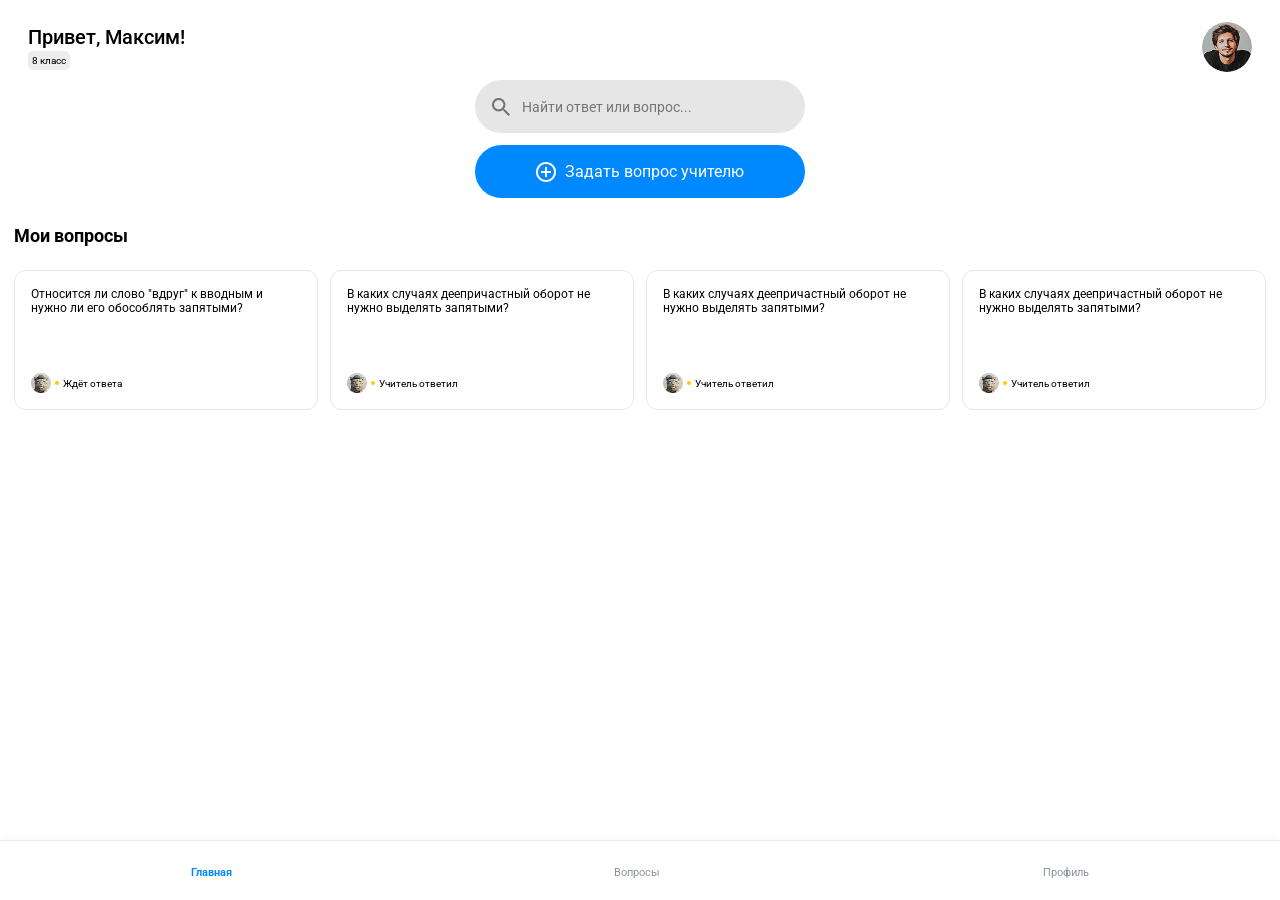
<file: web-ui/home/index.html>
<!DOCTYPE html>
<html lang="ru">
<head>
    <meta charset="UTF-8">
    <meta name="viewport" content="width=device-width, initial-scale=1.0">
    <title>Home</title>
    <link rel="stylesheet" href="./home.css">
    <link rel="stylesheet" href="../navigation.css">
</head>
<body>

    <main class="container">

        <header class="header">

            <div class="block-logo">
                <div class="subBlock-logo">
                    <h1>Привет, Максим!</h1>
                    <p>8 класс</p>
                </div>

                <img src="./Avatar.png" alt="Avatar" class="img">
            </div>

        </header>

        <div class="search">
            <img src="./Vector.png" alt="Vector">
            <input type="text" placeholder="Найти ответ или вопрос..." class="searchInput">
        </div>

        <button class="mainButton">
            <img src="./VectorPlus.png" alt="VectorPlus" class="imgBtn">Задать вопрос учителю
        </button>

        <section class="section">
            <h2>Мои вопросы</h2>
            <div class="mainBlocksQuestions">

                <div class="cards">
                    <p>Относится ли слово "вдруг" к вводным и нужно ли его обособлять запятыми?</p>
                    <div class="bottomCards">
                        <img src="./AvatarCards.png" alt="AvatarCards" class="imgCards">
                        <div class="subButtomCards">
                            <span></span>
                              Ждёт ответа
                        </div>
                    </div>

                </div>

                <div class="cards">
                    
                    <p>В каких случаях деепричастный оборот не нужно выделять запятыми?</p>
                    <div class="bottomCards">
                        <img src="./AvatarCards.png" alt="AvatarCards" class="imgCards">
                        <div class="subButtomCards">
                            <span></span>
                            Учитель ответил
                        </div>
                    </div>

                </div>

                <div class="cards">
                    
                    <p>В каких случаях деепричастный оборот не нужно выделять запятыми?</p>
                    <div class="bottomCards">
                        <img src="./AvatarCards.png" alt="AvatarCards" class="imgCards">
                        <div class="subButtomCards">
                            <span></span>
                            Учитель ответил
                        </div>
                    </div>

                </div>

                <div class="cards">
                    
                    <p>В каких случаях деепричастный оборот не нужно выделять запятыми?</p>
                    <div class="bottomCards">
                        <img src="./AvatarCards.png" alt="AvatarCards" class="imgCards">
                        <div class="subButtomCards">
                            <span></span>
                            Учитель ответил
                        </div>
                    </div>

                </div>

            </div>
        </section>


    </main>

    <footer class="bottom-nav">
        <a href="#" class="nav-item active">
            <span class="nav-icon"></span>
            <span class="nav-label">Главная</span>
        </a>
        <a href="../questions/index.html" class="nav-item">
            <span class="nav-icon"></span>
            <span class="nav-label">Вопросы</span>
        </a>
        <a href="../profile/index.html" class="nav-item">
            <span class="nav-icon"></span>
            <span class="nav-label">Профиль</span>
        </a>
    </footer>

    
</body>
</html>
</file>
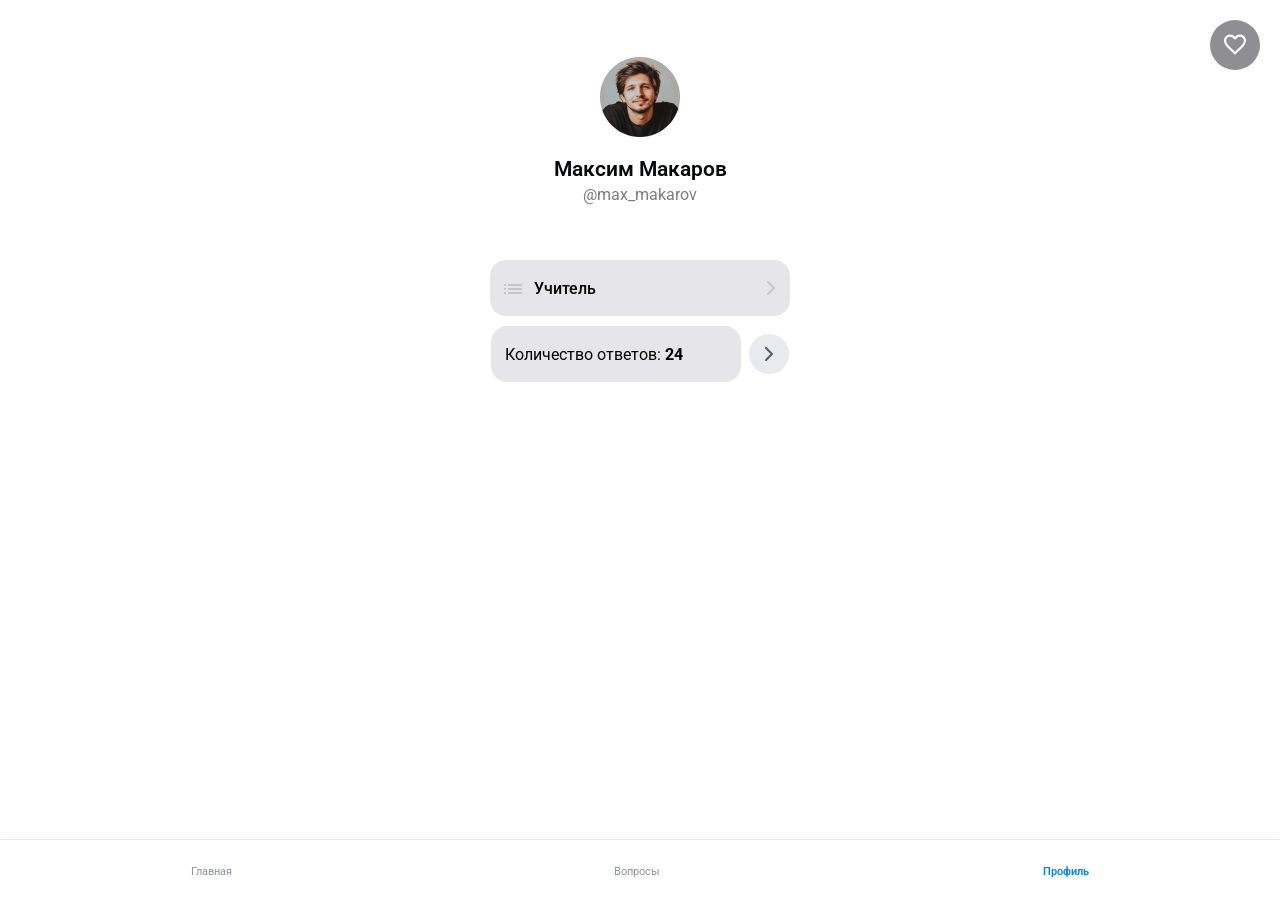
<file: web-ui/profile/index.html>
<!DOCTYPE html>
<html lang="ru">
<head>
    <meta charset="UTF-8">
    <meta name="viewport" content="width=device-width, initial-scale=1.0">
    <link rel="stylesheet" href="style.css">
    <link rel="stylesheet" href="../navigation.css">
    <title>Профиль</title>
</head>
<body>
    <div class="top-info">
        <div class="fav-btn">
            <span class="position">
                <img src="./fav-btn.svg" alt="Избранное">
            </span>
        </div>
        <div class="avatar">
            <img src="./Default.svg" alt="Фото профиля">
        </div>
        <div class="user-info">
            <div class="name">Максим Макаров</div>
            <div class="username">@max_makarov</div>
        </div>
    </div>
    <div class="main-btn">
        <div class="btn">
            <span class="list">
                <img src="./list.svg">
            </span>
            <p class="status-text">Учитель</p>
            <span class="arrow">
                <img src="./arrow.svg">
            </span>
        </div>
        <div class="stat">
            <div class="btn2">
                <p class="answer">Количество ответов: </p>
                <p class="counts">24</p>
            </div>

            <div class="arrow-btn">
                <span class="position">
                    <img src="./arrow.svg" alt="Избранное">
                </span>
            </div>
        </div>
    </div>
    <footer class="bottom-nav">
        <a href="../home/index.html" class="nav-item">
            <span class="nav-icon"></span>
            <span class="nav-label">Главная</span>
        </a>
        <a href="../questions/index.html" class="nav-item">
            <span class="nav-icon"></span>
            <span class="nav-label">Вопросы</span>
        </a>
        <a href="#" class="nav-item active">
            <span class="nav-icon"></span>
            <span class="nav-label">Профиль</span>
        </a>
    </footer>
</body>
</html>
</file>
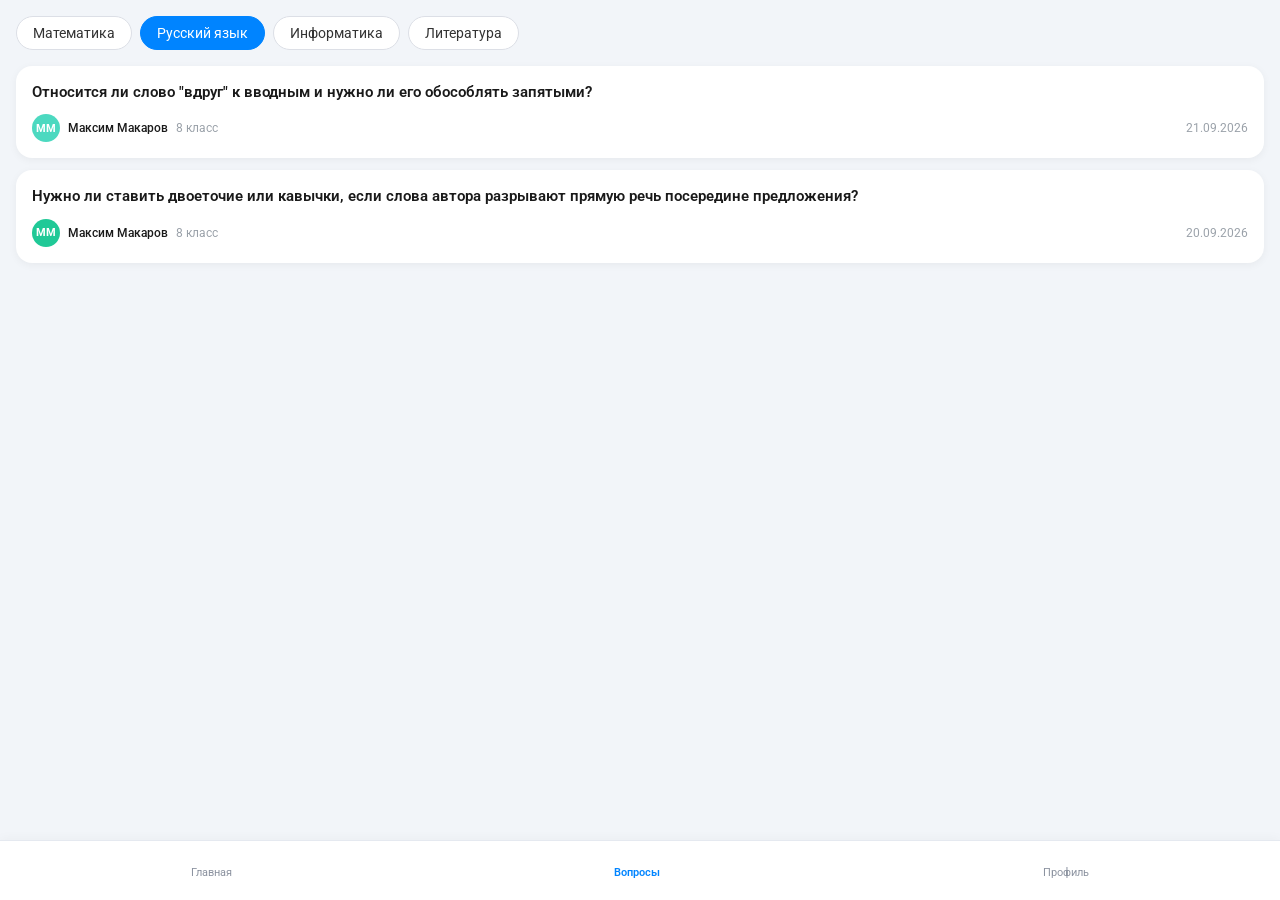
<file: web-ui/questions/index.html>
<!DOCTYPE html>
<html lang="ru">
<head>
    <link rel="stylesheet" href="style.css">
    <link rel="stylesheet" href="../navigation.css">
    <meta charset="UTF-8">
    <meta name="viewport" content="width=device-width, initial-scale=1.0">
    <title>Вопросы</title>
</head>
<body>

    <nav class="subjects-nav">
        <button class="subject-btn">Математика</button>
        <button class="subject-btn active">Русский язык</button>
        <button class="subject-btn">Информатика</button>
        <button class="subject-btn">Литература</button>
    </nav>

    <main class="feed">
        <article class="question-card">
            <p class="question-text">Относится ли слово "вдруг" к вводным и нужно ли его обособлять запятыми?</p>
            <div class="question-footer">
                <div class="avatar-circle">ММ</div>
                <span class="author-name">Максим Макаров</span>
                <span>8 класс</span>
                <span class="date">21.09.2026</span>
            </div>
        </article>

        <article class="question-card">
            <p class="question-text">Нужно ли ставить двоеточие или кавычки, если слова автора разрывают прямую речь посередине предложения?</p>
            <div class="question-footer">
                <div class="avatar-circle" style="background-color: #20c997;">ММ</div>
                <span class="author-name">Максим Макаров</span>
                <span>8 класс</span>
                <span class="date">20.09.2026</span>
            </div>
        </article>
    </main>

    <footer class="bottom-nav">
        <a href="../home/index.html" class="nav-item">
            <span class="nav-icon"></span>
            <span class="nav-label">Главная</span>
        </a>
        <a href="#" class="nav-item active">
            <span class="nav-icon"></span>
            <span class="nav-label">Вопросы</span>
        </a>
        <a href="../profile/index.html" class="nav-item">
            <span class="nav-icon"></span>
            <span class="nav-label">Профиль</span>
        </a>
    </footer>

</body>


</html>
</file>
<file: web-ui/home/home.css>
@import url('https://fonts.googleapis.com/css2?family=Roboto:ital,wght@0,100..900;1,100..900&display=swap');


* {
    box-sizing: border-box;
    margin: 0;
    padding: 0;
	font-family: "Roboto", sans-serif;
}

body
{
	background-color: #FFFFFF;
}

.container
{
	width: 100%;
	height: 100vh;
    margin: 0 auto;
    padding: 14px; 
}

.header {
	.block-logo {
		display: flex;
		justify-content: space-between;
		align-items: center;
		background: #FFFFFF;
		padding: 8px 14px;

		.subBlock-logo {
			h1 {
				font-size: 1.25rem;
				font-weight: 500;
				color: #000000;
			}

			p {
				font-size: 0.625rem;
				font-weight: medium;
				color: #000000;
				margin-top: 2px;
				background-color: #EDEDED;
				padding: 4px;
				width: max-content;
				border-radius: 5px;
			}
		}

		.img {
			width: 50px;
			height: 50px;
			border-radius: 999px;
			object-fit: cover;
			}
		}
}



.search {
	position: relative;
	width: 330px;
	height: 53px;
	display: flex;
	justify-content: flex-start;
	align-items: center;
	flex: 1;
	gap: 12px;
	background-color: #E6E6E6;
	margin: 0 auto;
	box-sizing: border-box;
	border-radius: 999px;
	padding: 17px;

	img {
		width: 18px;
		height: 18px;
	}
	
	.searchInput {
		border: none;
		background: transparent;
		font-size: 1rem;
		outline: none;

		&::placeholder {
		font-size: 0.90rem;
	}

		&:focus {
		outline: none;
		border: none;
		}
	}
}

.mainButton
{
	position: relative;
	width: 330px;
	height: 53px;
	display: flex;
	justify-content: center;
	align-items: center;
	margin: 0 auto;
	background-color: #0088FF;
	color: #FFFFFF;
	gap: 9px;
	border-radius: 999px;
	border: none;
	cursor: pointer;
	font-size: 1rem;
	margin-top: 12px;
	
	&:hover {
		opacity: 0.8;
	}


	.imgBtn {
		width: 20px;
		height: 20px;
	}

}

.section
{
	display: flex;
	flex-direction: column;
	padding-bottom: 80px;

	h2 {
		font-size: 1.125rem;
		margin-top: 27px;
	}

	.mainBlocksQuestions {
		display: grid;
		grid-template-columns: repeat(auto-fill, minmax(250px, 1fr));
		gap: 12px;
		margin-top: 12px;
		width: 100%;
		
		.cards {
			display: flex;
			flex-direction: column;
			justify-content: space-between;
			gap: 16px;
			border: 1px solid #E5E7EB;
			border-radius: 12px;
			width: 100%;
			min-height: 140px;
			padding: 16px;
			margin-top: 12px;

			p {
				font-size: 0.75rem;
			}

			.bottomCards {
				display: flex;
				align-items: center; 
				gap: 4px;        
				width: 100%;

				.imgCards {
					width: 20px;
					height: 20px;
				}

				.subButtomCards {
					font-size: 0.625rem;
					display: flex;
					justify-content: center;
					align-items: center;
					gap: 4px;

					span {
						display: inline-block;
						width: 4px;
						height: 4px;
						background-color: #FFCC00;
						border-radius: 50%;
					}
				}
			}
		}
	}
}
</file>
<file: web-ui/navigation.css>
.bottom-nav {
    position: fixed;
    bottom: 0;
    left: 0;
    right: 0;
    height: 60px;
    background-color: #ffffff;
    display: flex;
    justify-content: space-around;
    align-items: center;
    border-top: 1px solid #e5e9f0;
    box-shadow: 0 -2px 10px rgba(0, 0, 0, 0.03);
    z-index: 100;

    .nav-item {
        display: flex;
        flex-direction: column;
        align-items: center;
        text-decoration: none;
        color: #8c93a0;
        font-size: 11px;
        gap: 3px;

        &.active {
            color: #0084ff;
            font-weight: 600;
        }

        .nav-icon {
            font-size: 20px;
        }
    }
}
</file>
<file: web-ui/profile/style.css>
@import url('https://fonts.googleapis.com/css2?family=Roboto:ital,wght@0,100..900;1,100..900&display=swap');

:root {

}

* {
    margin: 0;
    padding: 0;
}

body {
    font-family: "Roboto", sans-serif;
    width: 100%;
    height: 100vh;
}

.top-info {
    height: 260px;
    display: flex;
    flex-direction: column;
    justify-content: center;
    align-items: center;
    gap: 16px;

    .fav-btn {
        position: absolute;
        width: 50px;
        height: 50px;
        top: 20px;
        right: 20px;
        background-color: #8E8E93;
        border-radius: 999px;
        cursor: pointer;
    
        .position {
            display: flex;
            width: 100%;
            height: 100%;
            text-align: center;
            justify-content: center;

            img {
                width: 22px;
            }
        }
    }

    .user-info {
        display: flex;
        flex-direction: column;
        gap: 4px;
        text-align: center;

        .name {
            font-size: 1.3rem;
            font-weight: 600;
            color: #060708;
        }

        .username {
            font-weight: 400;
            color: #060708;
            opacity: 52%;
        }
    }
}

.main-btn {
    display: flex;
    gap: 10px;
    flex-direction: column;
    justify-content: center;
    align-items: center;
    text-align: center;

    .btn {
        display: flex;
        /* justify-content: center; */
        align-items: center;
        width: 300px;
        height: 56px;
        background-color: #E5E5EA;
        border-radius: 16px;
        cursor: pointer;

        .list {
            margin-left: 14px;
            opacity: 50%;
        }

        .status-text {
            margin-left: 12px;
            font-weight: 500;
        }

        .arrow {
            display: flex;
            justify-content: end;
            width: 100%;
            margin-right: 15px;
            opacity: 20%;
        }
    }

    .stat {
        display: flex;
        justify-content: center;
        align-items: center;
        gap: 8px;

        .btn2 {
            display: flex;
            align-items: center;
            width: 250px;
            height: 56px;
            gap: 4px;
            background-color: #E5E5EA;
            border-radius: 16px;

            .answer {
                margin-left: 14px;
            }

            .counts {
                font-weight: 700;
            }
        }

        .arrow-btn {
            width: 40px;
            height: 40px;
            top: 20px;
            right: 20px;
            background-color: rgba(32, 54, 110, .1);
            border-radius: 999px;
            cursor: pointer;

            .position {
                display: flex;
                width: 100%;
                height: 100%;
                text-align: center;
                justify-content: center;
            }

            img {
                width: 8px;
            }
        }
    }
}
</file>
<file: web-ui/questions/style.css>
@import url('https://fonts.googleapis.com/css2?family=Roboto:ital,wght@0,100..900;1,100..900&display=swap');
* {
    box-sizing: border-box;
    margin: 0;
    padding: 0;
    font-family: "Roboto", sans-serif;
}

body {
    background-color: #f2f5f9;
    color: #1a1a1a;
    padding: 16px;
    padding-bottom: 80px;
}

.subjects-nav {
    display: flex;
    gap: 8px;
    overflow-x: auto;
    margin-bottom: 16px;

    .subject-btn {
        background-color: #ffffff;
        color: #333333;
        border: 1px solid #dcdfe6;
        border-radius: 20px;
        padding: 8px 16px;
        font-size: 14px;
        cursor: pointer;
        white-space: nowrap;

        &.active {
            background-color: #0084ff;
            color: #ffffff;
            border-color: #0084ff;
        }
    }
}

.feed {
    .question-card {
        background-color: #ffffff;
        border-radius: 16px;
        padding: 16px;
        margin-bottom: 12px;
        box-shadow: 0 2px 8px rgba(0, 0, 0, 0.05);

        .question-text {
            font-size: 15px;
            font-weight: 600;
            line-height: 1.35;
            color: #1a1a1a;
            margin-bottom: 12px;
        }

        .question-footer {
            display: flex;
            align-items: center;
            gap: 8px;
            font-size: 12px;
            color: #9aa1a9;

            .avatar-circle {
                width: 28px;
                height: 28px;
                border-radius: 50%;
                background-color: #4cd9c0;
                color: #ffffff;
                display: flex;
                align-items: center;
                justify-content: center;
                font-size: 11px;
                font-weight: bold;
            }

            .author-name {
                color: #1a1a1a;
                font-weight: 500;
            }

            .date {
                margin-left: auto;
                color: #9aa1a9;
            }
        }
    }
}
</file>
